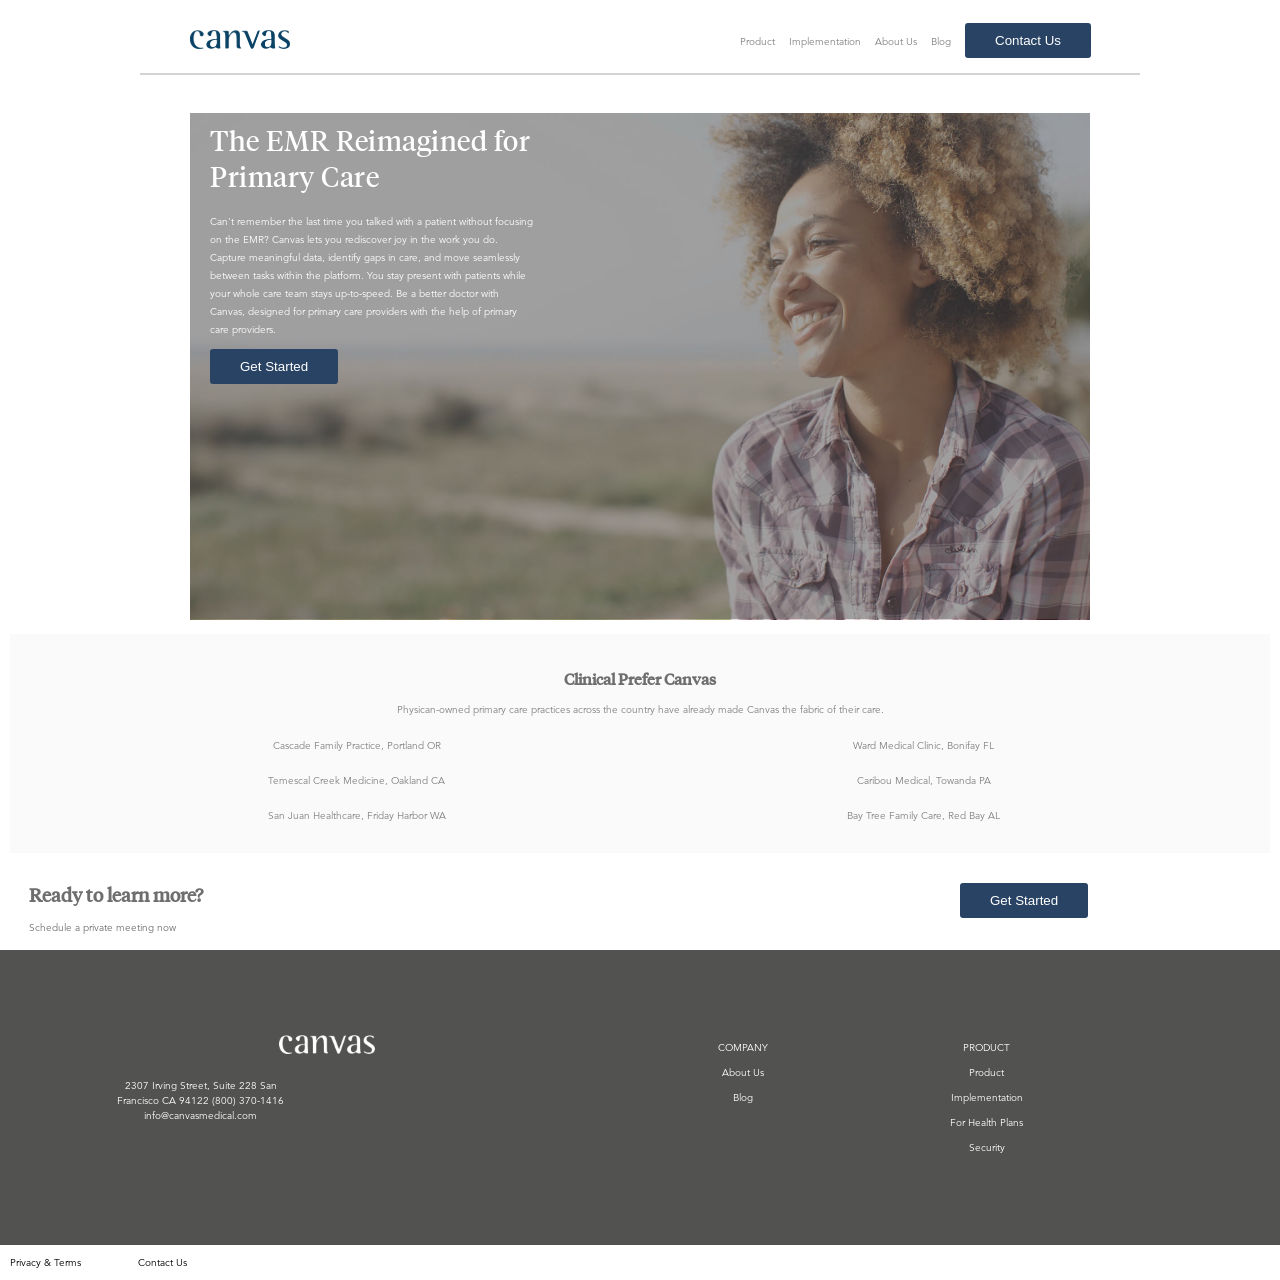
<file: css-canvas-medical/index.html>
<!DOCTYPE html>
<html lang="en">
<head>
  <meta charset="UTF-8">
  <meta name="viewport" content="width=device-width, initial-scale=1.0">
  <meta http-equiv="X-UA-Compatible" content="ie=edge">
  <title>CSS Challenge - Canvas Medical</title>
  <link rel="stylesheet" href="fonts.css">
  <link rel="stylesheet" href="reset.css">
  <link rel="stylesheet" href="styles.css">
</head>
<body>

  <div class="container">
    <div class="row">
      <div class="column-100">
        <img class="blue-logo" src="/css-canvas-medical/images/logo-blue.svg" alt="canvas blue logo">
        <div class="links">
          <a class="test" href="#">Product</a>
          <a class="test" href="#">Implementation</a>
          <a class="test" href="#">About Us</a>
          <a class="test" href="#">Blog</a>
          <button>Contact Us</button>
        </div>
      </div>
    </div>
    <hr>
    <div class="row">
      <div class="column-100">
        <div class="row text-align">
          <div class="testone">
            <img class="hero" src="/css-canvas-medical/images/hero.jpg" alt="hero">
            <div class="overlay"></div>
            <div class="textok">
              <h1 class="spacetext">The EMR Reimagined for Primary Care</h1>
              <p class="pinimage">Can't remember the last time you talked with a patient without focusing
                on the EMR? Canvas lets you rediscover joy in the work you do. Capture
                meaningful data, identify gaps in care, and move seamlessly between
                tasks within the platform. You stay present with patients while your
                whole care team stays up-to-speed. Be a better doctor with Canvas,
                designed for primary care providers with the help of primary care
                providers.
              </p>
              <div class="tes"><button class="img-but">Get Started</button>
              </div>
            </div>
          </div>
        </div>
      </div>

    </div>



  </div>
  <div class="row2 justify-content bg-color">
    <div class="column-100">
      <div class="organize">
        <h2 class="row-2-h2">Clinical Prefer Canvas</h2>
        <p class="row-2-p">Physican-owned primary care practices across the country have already made
          Canvas the fabric of their care.
        </p>
      </div>
    </div>
    <div class="column-35">
      <p class="row-2-p">Cascade Family Practice, Portland OR</p>
    </div>
    <div class="column-35">
      <p class="row-2-p">Ward Medical Clinic, Bonifay FL</p>
    </div>
    <div class="column-35">
      <p class="row-2-p">Temescal Creek Medicine, Oakland CA</p>
    </div>
    <div class="column-35">
      <p class="row-2-p">Caribou Medical, Towanda PA</p>
    </div>
    <div class="column-35">
      <p class="row-2-p">San Juan Healthcare, Friday Harbor WA</p>
    </div>
    <div class="column-35">
      <p class="row-2-p">Bay Tree Family Care, Red Bay AL</p>
    </div>
  </div>
  <div class="row">
    <div class="column-75">
      <div class="h3pos">
        <h3>Ready to learn more?</h3>
        <p class="meet">Schedule a private meeting now</p>
      </div>
    </div>
    <div class="button-bot">
      <button class="but-but">Get Started</button>
    </div>
  </div>
  <div class="row bg-color-grey justify-content">
    <div class="column-33">
      <div class="moveleft">
        <img class="white" src="/css-canvas-medical/images/logo-white.png" alt="white canvas">
        <p class="textwhitec">2307 Irving Street, Suite 228
          San Francisco CA 94122
          (800) 370-1416
          info@canvasmedical.com
        </p>
      </div>
    </div>
    <div class="moveleft">
      <p class="textwhite">COMPANY</p>
      <p class="textwhite">About Us</p>
      <p class="textwhite">Blog</p>
    </div>
    <div class="moveleft">
      <p class="textwhite">PRODUCT</p>
      <p class="textwhite">Product</p>
      <p class="textwhite">Implementation</p>
      <p class="textwhite">For Health Plans</p>
      <p class="textwhite">Security</p>
    </div>
  </div>
  <div class="row">
    <div class="column-10">
      <p class="footer">Privacy &amp; Terms</p>
    </div>
    <div class="column-10"><p class="footer">Contact Us</p></div>

  </div>
  </div>

</body>
</html>
</file>
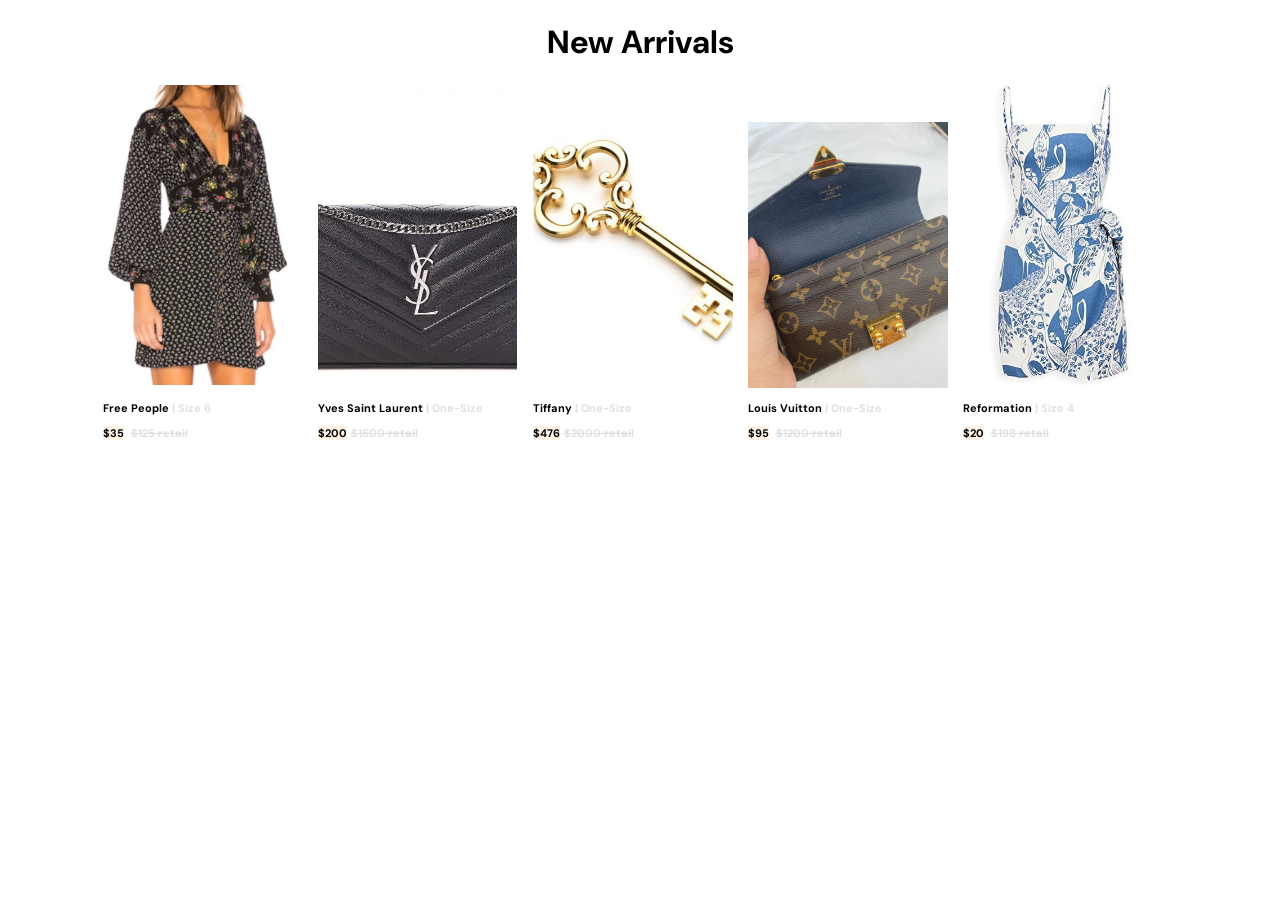
<file: css-ecommerce-page/index.html>
<!DOCTYPE html>
<html lang="en">
<head>
  <meta charset="UTF-8">
  <meta name="viewport" content="width=device-width, initial-scale=1.0">
  <title>Ecommerce Challenge</title>
  <link href="https://fonts.googleapis.com/css?family=DM+Sans&display=swap" rel="stylesheet">
  <link rel="stylesheet" href="styles.css">
</head>
<body>
  <div class="container">
    <div class="row">
      <div class="column-100">
        <h1>New Arrivals</h1>
      </div>
    </div>
    <div class="row">
      <div class="column-20">
        <img class="images" src="/css-ecommerce-page/images/dress1.jpeg" alt="black dress">
        <div>
          <h3>Free People <span class="grey-out"> | Size 6</span></h3>
          <h3><span class="highlight">$35</span> <s class="strike">$125 retail</s></h3>
        </div>
      </div>
      <div class="column-20">
        <img class="images" src="/css-ecommerce-page/images/ysl-bag.jpeg" alt="black dress">
        <div>
          <h3>Yves Saint Laurent <span class="grey-out"> | One-Size</span></h3>
          <h3><span class="highlight">$200</span><s class="strike">$1600 retail</s></h3>
        </div>
      </div>
      <div class="column-20">
        <img class="images" src="/css-ecommerce-page/images/key.jpeg" alt="black dress">
        <div>
          <h3>Tiffany <span class="grey-out"> | One-Size</span></h3>
          <h3><span class="highlight">$476</span><s class="strike">$2000 retail</s></h3>
        </div>
      </div>
      <div class="column-20">
        <img class="change" src="/css-ecommerce-page/images/lv-bag.jpg" alt="black dress">
        <div>
          <h3>Louis Vuitton <span class="grey-out"> | One-Size</span></h3>
          <h3><span class="highlight">$95</span> <s class="strike">$1200 retail</s></h3>
        </div>
      </div>
      <div class="column-20">
        <img class="images" src="/css-ecommerce-page/images/dress2.jpeg" alt="black dress">
        <div>
          <h3>Reformation<span class="grey-out"> | Size 4</span></h3>
          <h3><span class="highlight">$20</span> <s class="strike">$198 retail</s></h3>
        </div>
      </div>


    </div>


  </div>

</body>
</html>
</file>
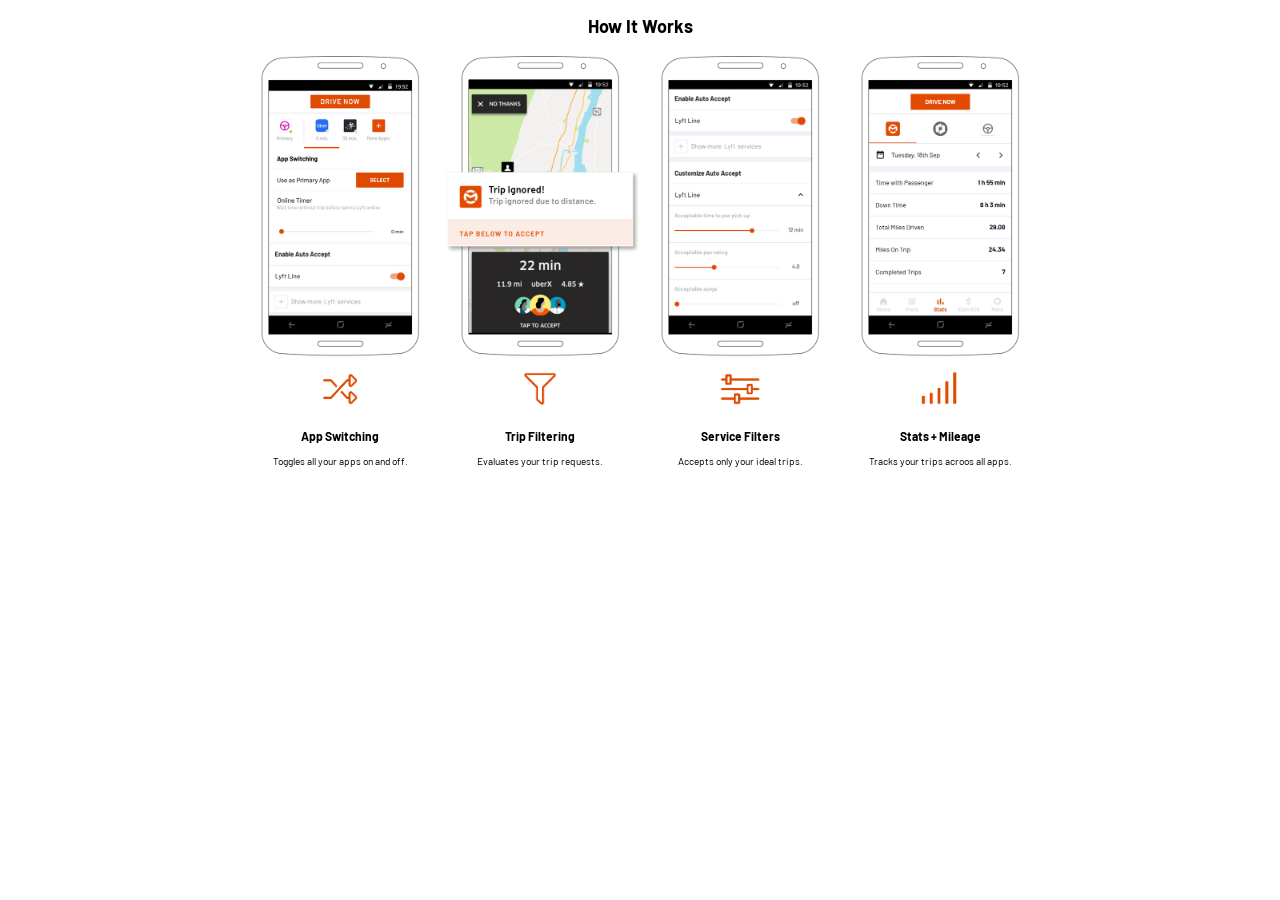
<file: css-four-column-layout/index.html>
<!DOCTYPE html>
<html lang="en">
<head>
  <meta charset="UTF-8">
  <meta http-equiv="X-UA-Compatible" content="IE=edge">
  <meta name="viewport" content="width=device-width, initial-scale=1.0">
  <title>Document</title>
  <link rel="stylesheet" href="styles.css">
  <link rel="preconnect" href="https://fonts.googleapis.com">
  <link rel="preconnect" href="https://fonts.gstatic.com" crossorigin>
  <link href="https://fonts.googleapis.com/css2?family=Barlow:wght@100;600&display=swap" rel="stylesheet">
  <style>
    @import url('https://fonts.googleapis.com/css2?family=Barlow:wght@100;600&display=swap');
  </style>
</head>
<body>
  <div class="container">
    <section class="header">
      <h2>How It Works</h2>
    </section>
    <div class="row justify-content text-align">
      <div class="column-10">
        <img class="phone" src="/css-four-column-layout/images/screen-1.png" alt="drive now">
        <img class="icons" src="/css-four-column-layout/images/switch-icon.png" alt="">
        <h3 class="function">App Switching</h3>
        <p class="desc">Toggles all your apps on and off.</p>
      </div>
      <div class="column-10">
        <img class="phone" src="/css-four-column-layout/images/screen-2.png" alt="drive now">
        <img class="icons" src="/css-four-column-layout/images/filter-icon.png" alt="">
        <h3 class="function">Trip Filtering</h3>
        <p class="desc">Evaluates your trip requests.</p>
      </div>
      <div class="column-10">
        <img class="phone" src="/css-four-column-layout/images/screen-3.png" alt="drive now">
        <img class="icons" src="/css-four-column-layout/images/slider-icon.png" alt="">
        <h3 class="function">Service Filters</h3>
        <p class="desc">Accepts only your ideal trips.</p>
      </div>
      <div class="column-10">
        <img class="phone" src="/css-four-column-layout/images/screen-4.png" alt="drive now">
        <img class="icons" src="/css-four-column-layout/images/bars-icon.png" alt="">
        <h3 class="function">Stats + Mileage</h3>
        <p class="desc">Tracks your trips acroos all apps.</p>
      </div>
    </div>

  </div>

</body>
</html>
</file>
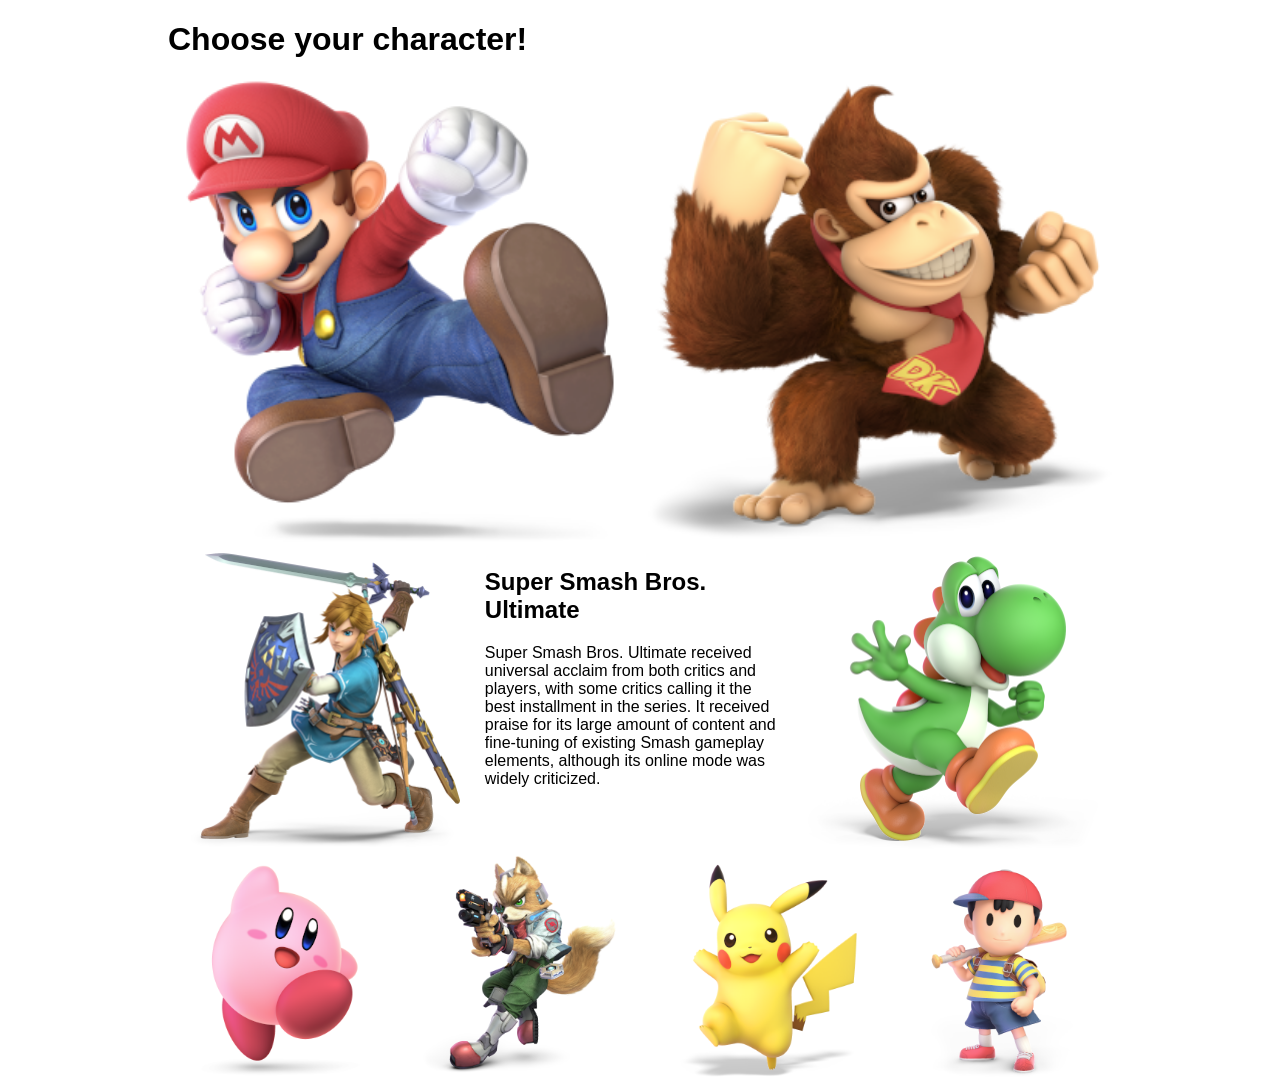
<file: css-responsive-layout/index.html>
<!DOCTYPE html>
<html lang="en">
<head>
  <meta charset="UTF-8">
  <meta name="viewport" content="width=device-width, initial-scale=1.0">
  <title>CSS Responsive Layout</title>
  <link rel="stylesheet" href="styles.css">
</head>
<body>
  <div class="container">
    <div class="row">
      <div class="col">
        <h1>Choose your character!</h1>
      </div>
    </div>
    <div class="row">
      <div class="col-sm-half">
        <img class="fighter" src="images/mario.png" alt="Mario">
      </div>
      <div class="col-sm-half">
        <img class="fighter" src="images/dk.png" alt="Donkey Kong">
      </div>
      <div class="col-sm-half col-lg-third">
        <img class="fighter" src="images/link.png" alt="Link">
      </div>
      <div class="col-sm-half col-lg-third">
        <h2>Super Smash Bros. Ultimate</h2>
        <p>
          Super Smash Bros. Ultimate received universal acclaim from both
          critics and players, with some critics calling it the best installment
          in the series. It received praise for its large amount of content and
          fine-tuning of existing Smash gameplay elements, although its online
          mode was widely criticized.
        </p>
      </div>
      <div class="col-sm-half col-lg-third">
        <img class="fighter" src="images/yoshi.png" alt="Yoshi">
      </div>
      <div class="col-sm-half col-lg-fourth">
        <img class="fighter" src="images/kirby.png" alt="Kirby">
      </div>
      <div class="col-sm-half col-lg-fourth">
        <img class="fighter" src="images/fox.png" alt="Fox">
      </div>
      <div class="col-sm-half col-lg-fourth">
        <img class="fighter" src="images/pikachu.png" alt="Pikachu">
      </div>
      <div class="col-sm-half col-lg-fourth">
        <img class="fighter" src="images/ness.png" alt="Ness">
      </div>
    </div>
  </div>
</body>
</html>
</file>
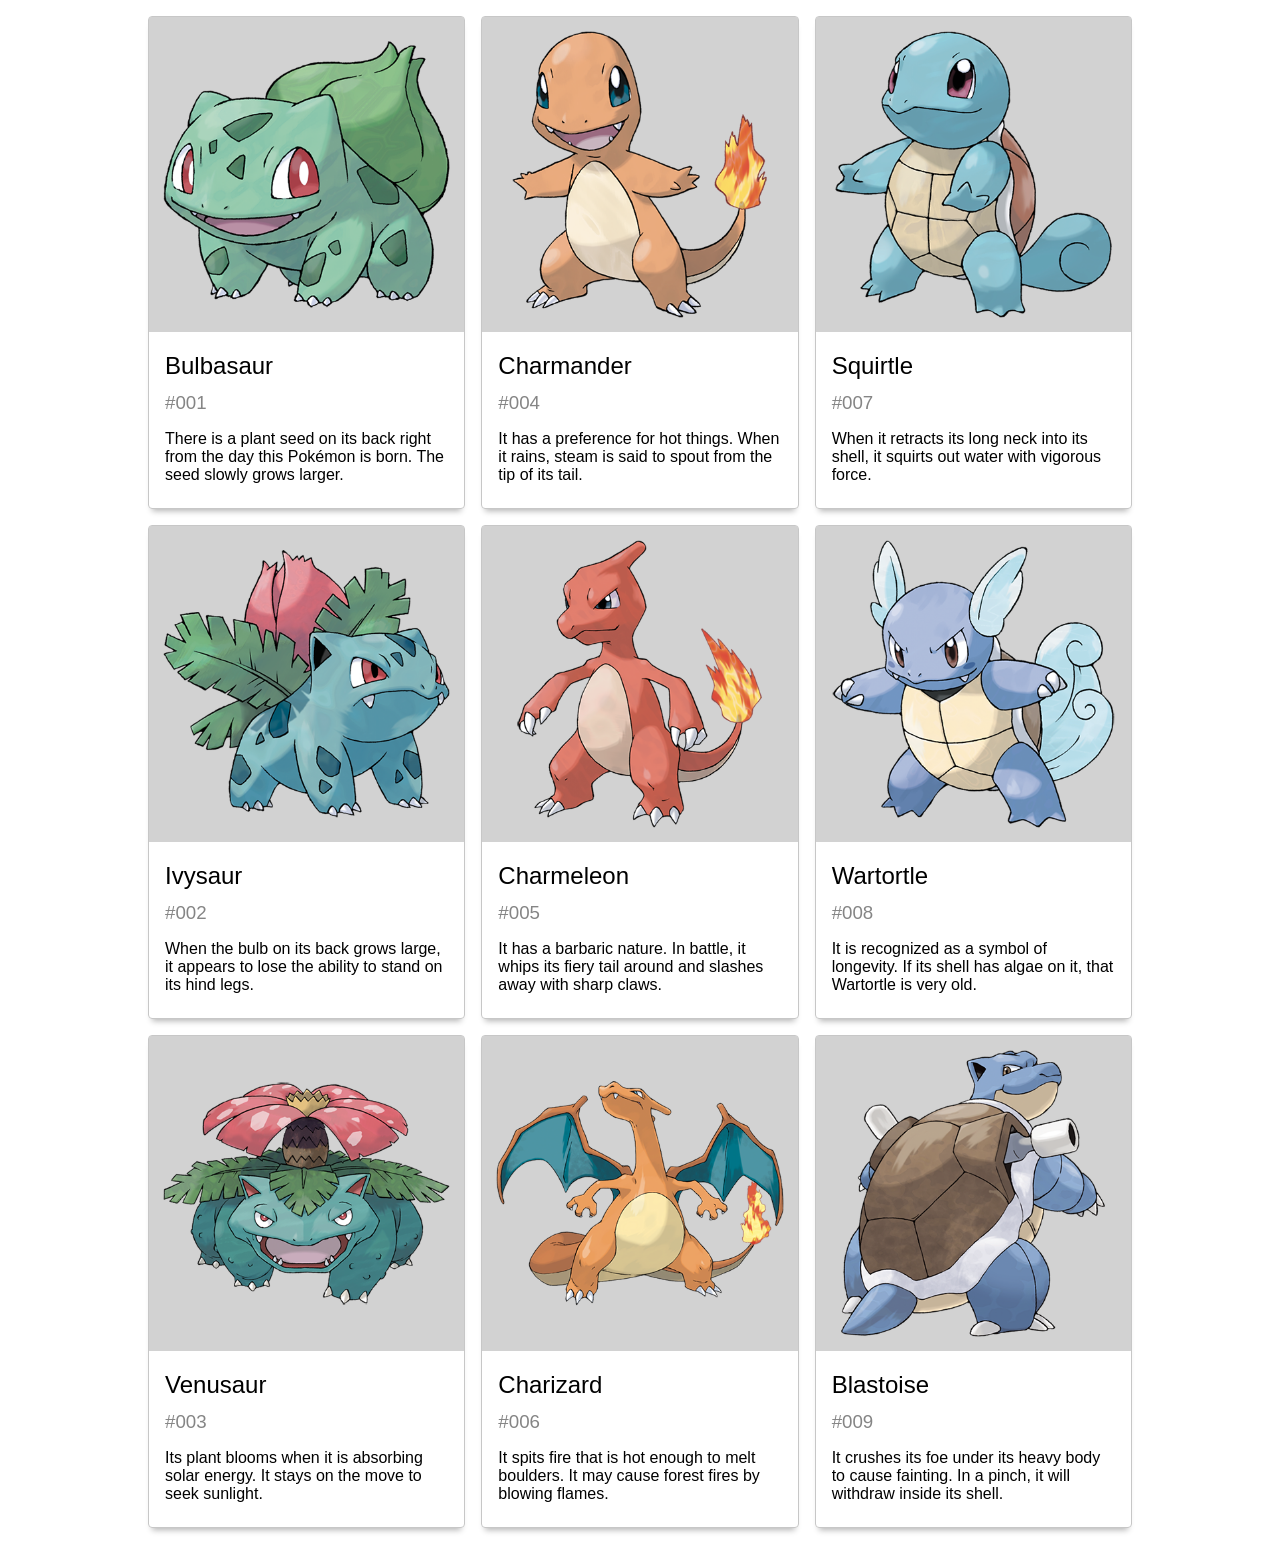
<file: dom-creation/index.html>
<!DOCTYPE html>
<html lang="en">
<head>
  <meta charset="UTF-8">
  <meta name="viewport" content="width=device-width, initial-scale=1.0">
  <title>DOM Creation</title>
  <link rel="stylesheet" href="styles.css">
</head>
<body>
  <div class="container">
    <div class="row"></div>
  </div>
  <script src="main.js"></script>
</body>
</html>
</file>
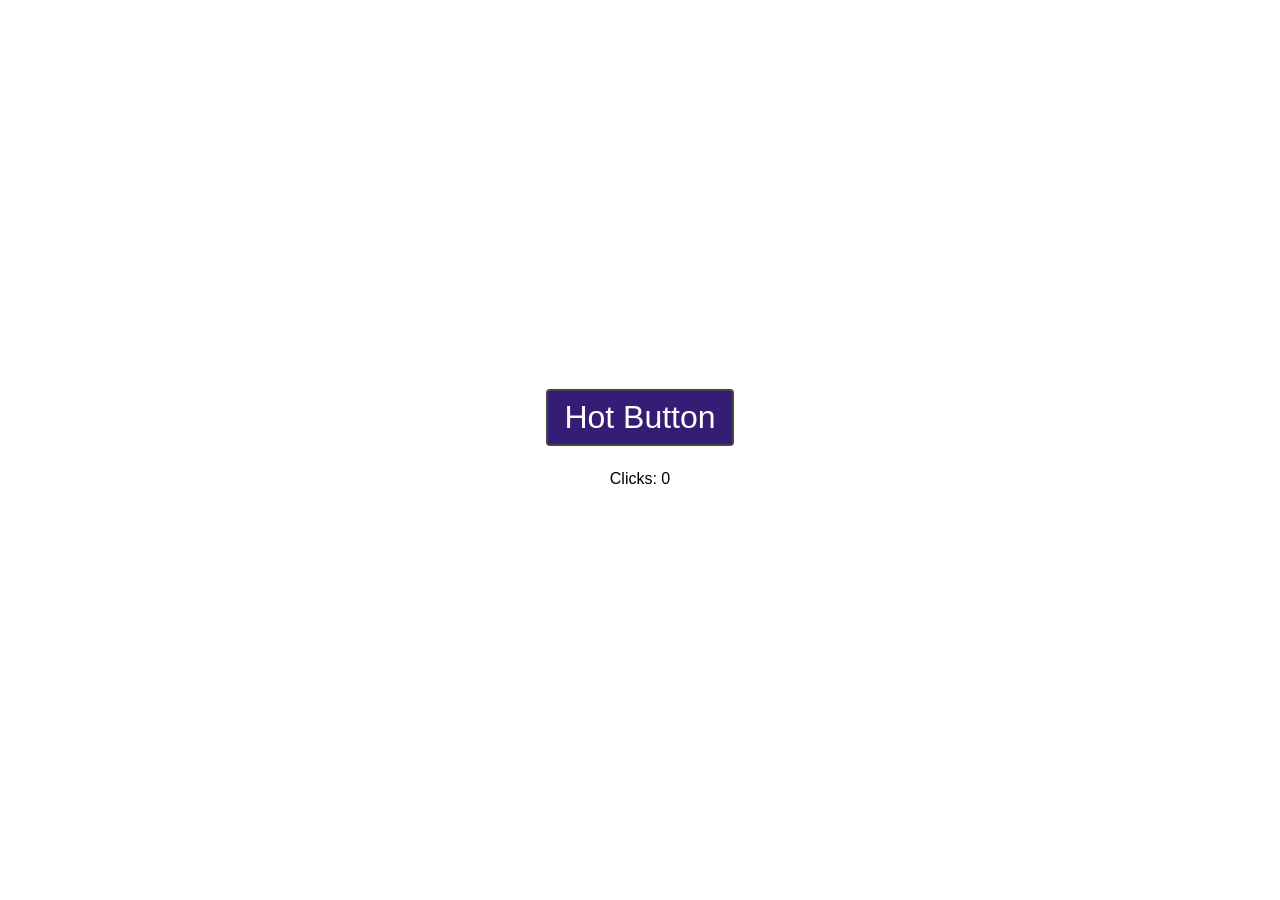
<file: dom-manipulation/index.html>
<!DOCTYPE html>
<html lang="en">
<head>
  <meta charset="UTF-8">
  <meta name="viewport" content="width=device-width, initial-scale=1.0">
  <title>DOM Manipulation</title>
  <link rel="stylesheet" href="styles.css">
</head>
<body>
  <main>
    <button class="hot-button cold">Hot Button</button>
    <p class="click-count">Clicks: 0</p>
  </main>
  <script src="main.js"></script>
</body>
</html>
</file>
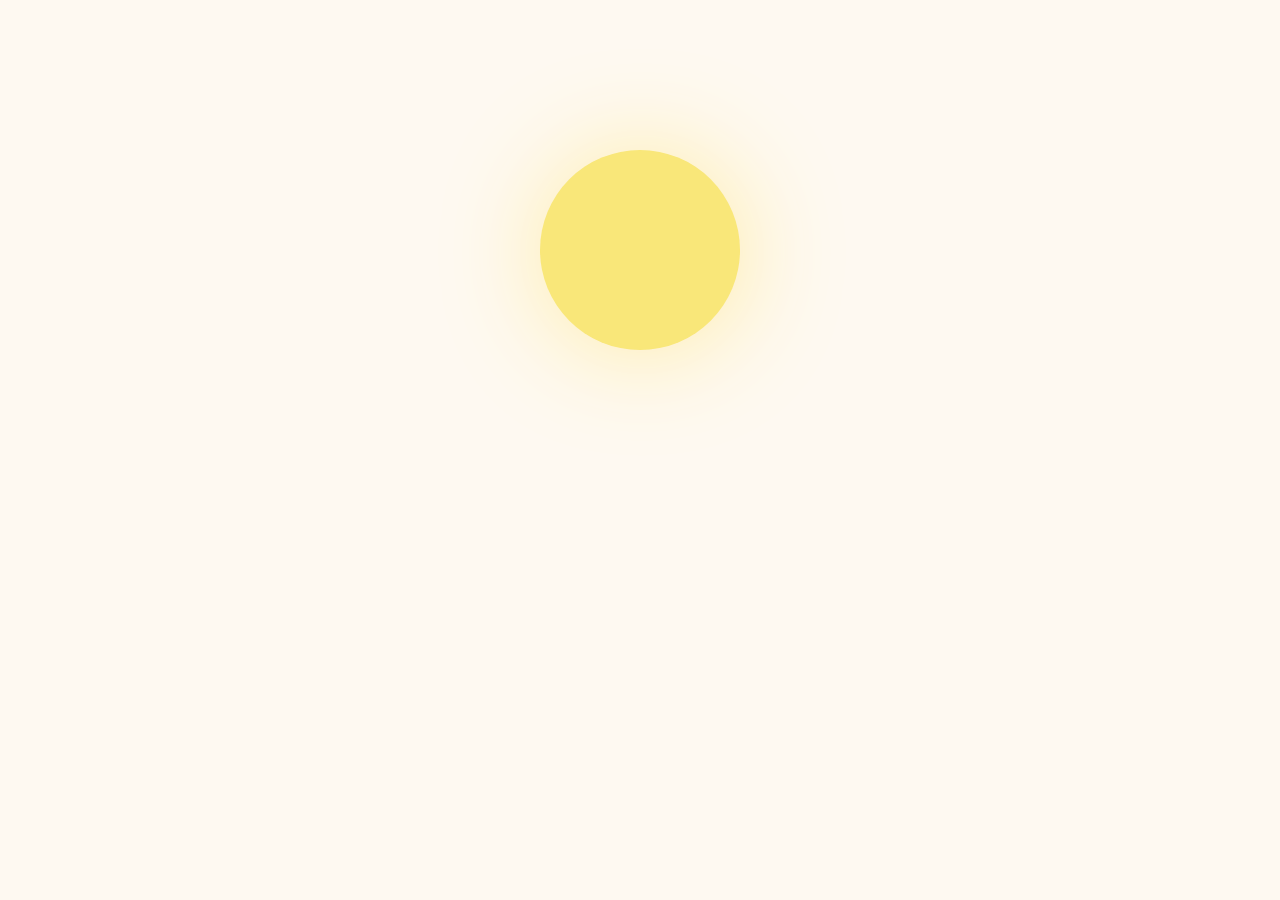
<file: javascript-light-bulb/index.html>
<!DOCTYPE html>
<html lang="en">
<head>
  <meta charset="UTF-8">
  <meta http-equiv="X-UA-Compatible" content="IE=edge">
  <meta name="viewport" content="width=device-width, initial-scale=1.0">
  <title>Document</title>
  <link rel="stylesheet" href="styles.css">
</head>
<body>
  <button class="light"></button>
  <script src="main.js"></script>
</body>
</html>
</file>
<file: css-canvas-medical/fonts.css>
@font-face {
  font-family: Avenir;
  font-style: normal;
  font-weight: 500;
  src: url("Avenir.woff2") format("woff2");
}

@font-face {
  font-family: "Tiempos Headline";
  font-style: normal;
  font-weight: normal;
  src: url("TiemposHeadline-Regular.woff2") format("woff2");
}

@font-face {
  font-family: "Tiempos Headline";
  font-style: italic;
  font-weight: 300;
  src: url("TiemposHeadline-LightItalic.woff2") format("woff2");
}
</file>
<file: css-canvas-medical/styles.css>
.container {
  margin: auto;
  width: 1000px;
}

h1,
h2,
h3 {
  font-family: "Tiempos Headline", sans-serif;
  color: #6e6e6e;
}

p,
a {
  font-family: Avenir, sans-serif;
  font-size: 10px;
  line-height: 1.5;
}

button {
  background-color: #294364;
  color: white;
  border-radius: 3px;
  border: none;
  padding: 10px 30px;
}

.row {
  display: flex;
}

.column-100 {
  flex-basis: 100%;
}

.test1 {
  border-bottom: 2px solid lightgrey;
}

.links {
  position: relative;
  left: 60%;
  color: #808080;
  text-decoration: none;
}

hr {
  border: 0.1px solid lightgray;
  margin-top: 15px;
}

.test {
  color: #808080;
  text-decoration: none;
  padding-right: 10px;
}

.rowi {
  border-bottom: 1px solid rgb(220 219 219);
}

.column-image {
  flex-basis: 100%;
}

.overlay {
  position: absolute;
  top: 30px;
  right: 50px;
  width: 90%;
  height: 93.6%;
  background: rgb(90 90 90 / 50%);
}

.blue-logo {
  position: relative;
  width: 100px;
  top: 30px;
  left: 50px;
}

/* .column-2 {
  display: flex;
  justify-content: end;
  align-items: center;
  padding: 0 50px 10px;
} */

.column-2 {
  flex-basis: auto;
}

.column-2 a {
  color: #808080;
  text-decoration: none;
  padding: 10px;
}

.textok {
  position: absolute;
  text-align: left;
  top: 20px;
  left: 70px;
  font-weight: normal;
}

.text-align {
  text-align: center;
}

.testone {
  position: relative;
}

.hero {
  width: 90%;
  margin-top: 30px;
}

.spacetext {
  letter-spacing: 0.5px;
  font-weight: normal;
  font-size: 28px;
}

.pinimage {
  line-height: 18px;
}

.organize-textimg {
  position: absolute;
  left: 100px;
  top: 100px;
}

.textok p,
h1:nth-child(n) {
  width: 325px;
  color: #fff;
}

.column-text {
  position: absolute;
}

.tes {
  position: relative;
}

/* Clinical Prefer Canvas ------------------------------- */
.row2 {
  display: flex;
  flex-wrap: wrap;
}

.justify-content {
  justify-content: space-evenly;
  text-align: center;
}

.bg-color {
  background-color: #fafafa;
  margin: 10px;
  padding: 20px 0;
}

.row-2-h2 {
  color: #6e6e6e;
  font-size: 16px;
}

.row-2-p {
  font-size: 10px;
  color: #808080;
  line-height: 1.5;
}

.organize {
  padding: 1px 350px;
}

.column-35 {
  flex-basis: 35%;
}

/* inbetween */
.moveleft {
  position: relative;
  right: 70px;
}

.column-75 {
  flex-basis: 75%;
}

.h3pos {
  position: relative;
  left: 3%;
}

.meet {
  font-size: 10px;
  position: relative;
  bottom: 5px;
  color: #6e6e6e;
}

.but-but {
  position: relative;
  top: 20px;
}

/* Gray Canvas ----------------------------- */
.bg-color-grey {
  background-color: #525351;
  padding: 80px 5px;
}

.column-33 {
  flex-basis: 33%;
}

.white {
  width: 100px;
  padding: 5px 2px 10px;
}

.textwhite {
  color: white;
  font-size: 10px;
}

.textwhitec {
  color: white;
  font-size: 10px;
  height: auto;
  width: 40%;
  line-height: 1.5;
}

/* End */
.column-10 {
  flex-basis: 10%;
}

.footer {
  position: relative;
  left: 10px;
}
</file>
<file: css-ecommerce-page/styles.css>
* {
  box-sizing: border-box;
}

body {
  font-family: "DM Sans", sans-serif;
  margin: 0;
}

h3 {
  position: relative;
  font-size: 11px;
  text-align: left;
}

.grey-out,
.strike {
  color: #e0e0e0;
}

.container {
  margin: auto;
  width: 800px;
}

.row {
  display: flex;
  justify-content: center;
  text-align: center;
  align-items: center;
}

.column-100 {
  flex-basis: 100%;
}

.column-20 {
  flex-basis: 20%;
}

.images {
  object-fit: scale-down;
  width: 200px;
  height: 300px;
  margin-right: 15px;
}

.change {
  object-fit: scale-down;
  width: 200px;
  height: 300px;
  margin-right: 15px;
  position: relative;
  top: 20px;
}

.highlight {
  background-color: #fff2e7;
  margin-right: 4px;
}
</file>
<file: css-four-column-layout/styles.css>
* {
  box-sizing: border-box;
}

body {
  margin: 0;
  font-family: Barlow, sans-serif;
}

h2 {
  font-size: 18px;
}

.container {
  width: 800px;
  margin: 0 auto;
}

.header {
  text-align: center;
}

.row {
  display: flex;
}

.justify-content {
  justify-content: center;
}

.text-align {
  text-align: center;
}

.column-10 {
  flex-basis: 10%;
}

.phone {
  width: 200px;
}

.icons {
  width: 50px;
}

.function {
  font-size: 12px;
}

.desc {
  font-size: 10px;
  font-weight: normal;
}
</file>
<file: css-responsive-layout/styles.css>
* {
  box-sizing: border-box;
}

body {
  margin: 0;
  font-family: sans-serif;
}

.fighter {
  width: 100%;
}

.container {
  max-width: 992px;
  margin: 0 auto;
  padding: 0 1rem;
}

.row {
  display: flex;
  flex-wrap: wrap;
}

.col,
.col-sm-half,
.col-lg-third,
.col-lg-fourth {
  padding: 0 0.5rem;
  width: 100%;
}

/* your code 👇 here */

@media only screen and (min-width: 576px) {
  .col-sm-half {
    width: 50%;
  }
}

@media only screen and (min-width: 768px) {
  .col-lg-third {
    width: 33%;
  }

  .col-lg-fourth {
    width: 25%;
  }
}
</file>
<file: dom-creation/styles.css>
* {
  box-sizing: border-box;
}

body {
  margin: 0;
  font-family: sans-serif;
}

h2,
h3 {
  font-weight: 400;
  margin: 0.75rem 0;
}

p {
  margin-bottom: 0.5rem;
}

.container {
  max-width: 1000px;
  margin: 1rem auto;
}

.row {
  display: flex;
  flex-wrap: wrap;
}

.column-third {
  padding: 0 0.5rem;
  width: calc(100% / 3);
}

.pokemon-card {
  margin-bottom: 1rem;
  border: 1px solid rgb(199 199 199);
  border-radius: 0.25rem;
  box-shadow: 0 6px 6px -4px rgb(0 0 0 / 30%);
}

.pokemon-card-text {
  padding: 1rem;
}

.pokemon-card h2 {
  margin-top: 0;
}

.pokemon-card h3 {
  color: rgb(133 133 133);
}

.pokemon-card > img {
  width: 100%;
  background-color: rgb(210 210 210);
}
</file>
<file: dom-manipulation/styles.css>
* {
  box-sizing: border-box;
}

body {
  margin: 0;
  font-family: sans-serif;
}

main {
  min-height: 100vh;
  display: flex;
  flex-direction: column;
  align-items: center;
  justify-content: center;
}

.hot-button {
  font-size: 2rem;
  padding: 0.5rem 1rem;
  border: 2px solid rgb(70 70 70);
  border-radius: 0.25rem;
  position: relative;
  transition: background-color 0.15s ease, color 0.15s ease;
}

.hot-button:focus {
  outline: none;
}

.hot-button:active {
  top: 3px;
}

.hot-button.cold {
  background-color: rgb(53 28 117);
}

.hot-button.cool {
  background-color: rgb(103 78 167);
}

.hot-button.tepid {
  background-color: rgb(224 102 102);
}

.hot-button.warm {
  background-color: rgb(246 178 107);
}

.hot-button.hot {
  background-color: rgb(231 231 73);
}

.hot-button.nuclear {
  color: red;
  border-color: red;
  background-color: rgb(255 255 255);
}

.hot-button.cold,
.hot-button.cool,
.hot-button.tepid {
  color: rgb(255 255 255);
}

.hot-button.warm,
.hot-button.hot {
  color: rgb(70 70 70);
}

.click-count {
  padding: 0.5rem 0;
  text-align: center;
}
</file>
<file: javascript-light-bulb/styles.css>
body {
  background-color: #fef9f1;
  display: flex;
  justify-content: center;
  align-items: center;
  margin: 150px;
}

button {
  background-color: #f9e779;
  width: 200px;
  height: 200px;
  border-radius: 50%;
  border: none;
  box-shadow: 2px 2px 100px #ffeca8;
}

button.light {
  background-color: #f9e779;
  width: 200px;
  height: 200px;
  border-radius: 50%;
  border: none;
  box-shadow: 2px 2px 100px #ffeca8;
}

body.lights {
  background-color: #fef9f1;
  display: flex;
  justify-content: center;
  align-items: center;
  margin: 150px;
}

button.right {
  background-color: #252525;
  box-shadow: 2px -20px 40px rgb(12 12 12);
}

body.rights {
  background-color: rgb(36 36 36);
  box-shadow: 10px;
}
</file>
